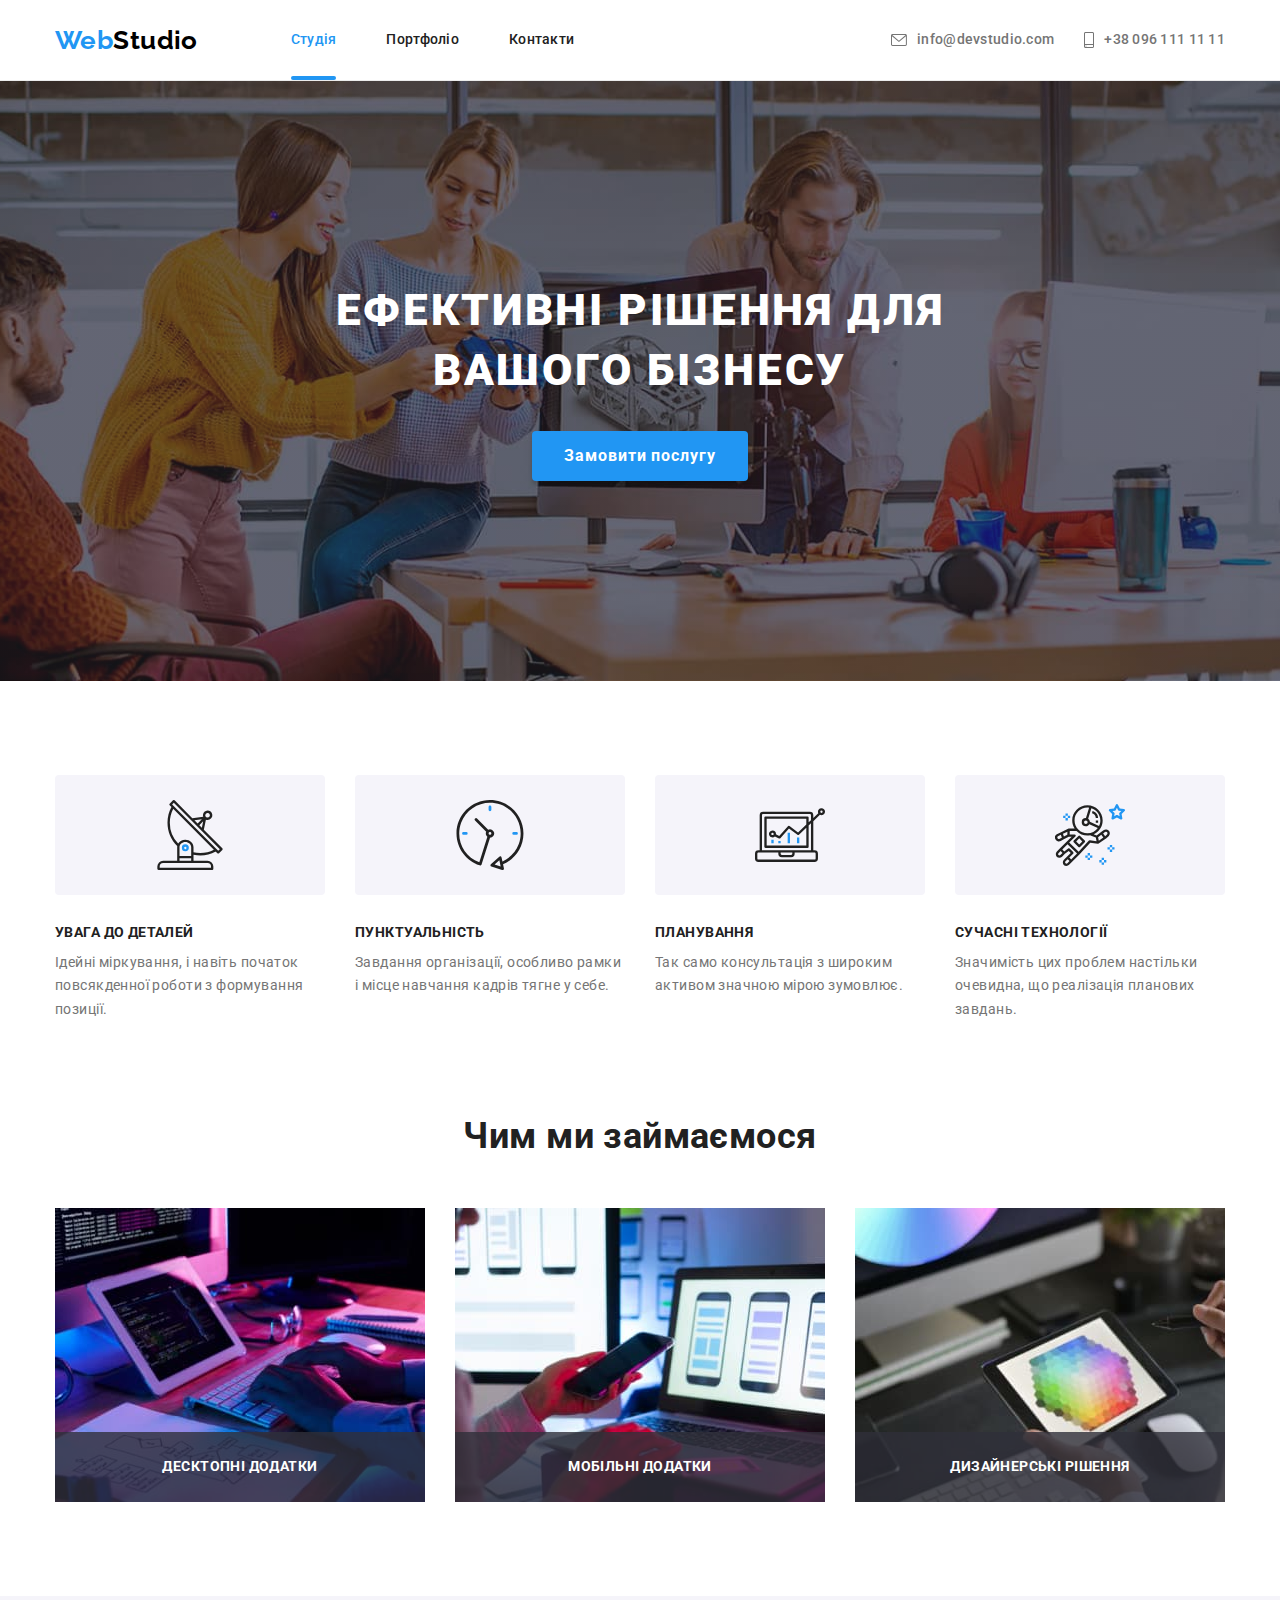
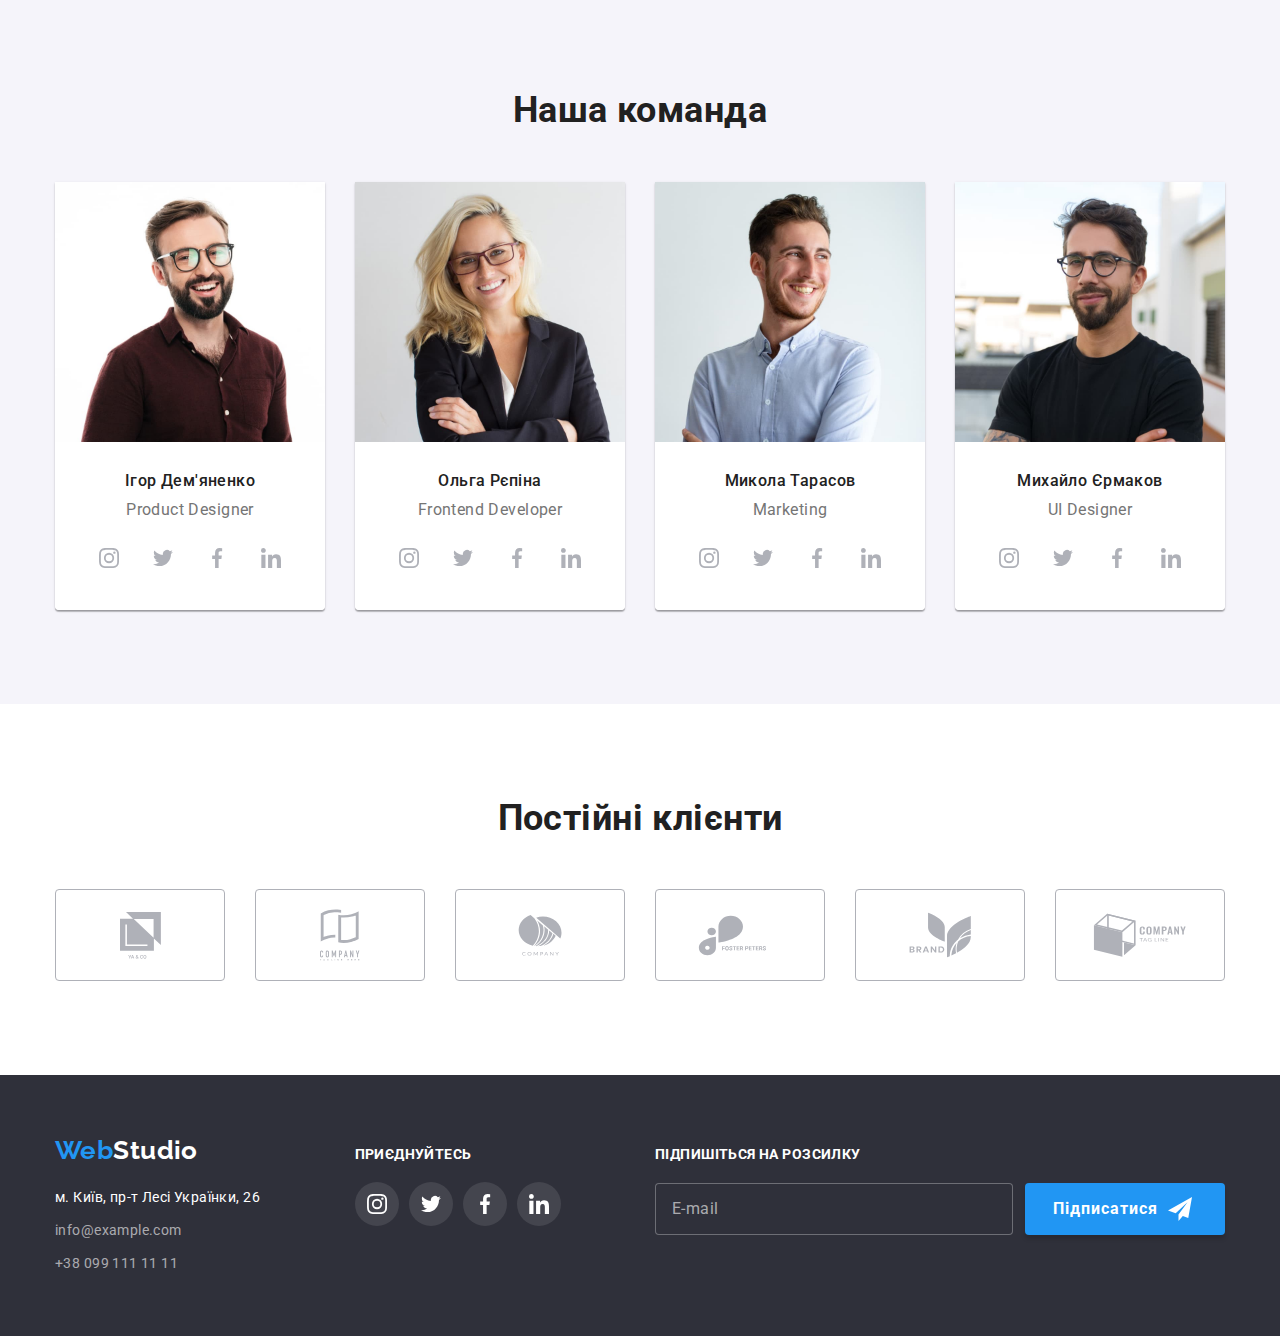
<file: index.html>
<!DOCTYPE html>
<html lang="uk">
  <head>
    <meta charset="UTF-8" />
    <meta http-equiv="X-UA-Compatible" content="IE=edge" />
    <meta name="viewport" content="width=device-width, initial-scale=1.0" />
    <title>Студия</title>
    <link rel="preconnect" href="https://fonts.googleapis.com" />
    <link rel="preconnect" href="https://fonts.gstatic.com" crossorigin />
    <link
      href="https://fonts.googleapis.com/css2?family=Raleway:wght@700&family=Roboto:wght@400;500;700;900&display=swap"
      rel="stylesheet"
    />
    <link
      rel="stylesheet"
      href="https://cdnjs.cloudflare.com/ajax/libs/modern-normalize/1.1.0/modern-normalize.min.css"
    />
    <link rel="stylesheet" href="./css/styles.css" />
  </head>
  <body>
    <!--Шапка сторінки-->
    <header class="header">
      <div class="container header-menu">
        <nav class="nav header-menu">
          <a href="./index.html" class="logo link"><span class="accent link">Web</span>Studio</a>

          <ul class="site-nav-list list">
            <li class="site-nav-item">
              <a href="./index.html" class="link-current link">Студія</a>
            </li>

            <li class="site-nav-item">
              <a class="site-nav-link link" href="./portfolio.html">Портфоліо</a>
            </li>

            <li class="site-nav-item"><a href="" class="site-nav-link link">Контакти</a></li>
          </ul>
        </nav>

        <!--Контакти-->

        <ul class="contacts list">
          <li class="contacts-item item">
            <a href="mailto:info@devstudio.com" class="link contacts-link"
              >info@devstudio.com
              <svg width="16" height="12" class="contacts-icon">
                <use href="./images/sprite.svg#icon-envelope"></use>
              </svg>
            </a>
          </li>

          <li class="contacts-item item">
            <a href="tel:+380961111111" class="link contacts-link"
              >+38 096 111 11 11
              <svg width="10" height="16" class="contacts-icon">
                <use href="./images/sprite.svg#icon-smartphone"></use>
              </svg>
            </a>
          </li>
        </ul>
      </div>
    </header>

    <!--Головний контент-->
    <main>
      <!--HERO-->
      <section class="section hero">
        <div class="container">
          <h1 class="hero-title">Ефективні рішення для вашого бізнесу</h1>
          <button type="button" class="primary-button button-studio" data-modal-open>
            Замовити послугу
          </button>
        </div>
      </section>

      <!--Переваги компании-->
      <section class="section features">
        <div class="container">
          <h2 class="section-title visually-hidden">Переваги компанії</h2>
          <!-- заголовок скрытый -->
          <ul class="features-list list">
            <li class="features-item">
              <div class="features-icon-box">
                <svg class="features-icon">
                  <use href="./images/sprite.svg#icon-antenna"></use>
                </svg>
              </div>
              <h3 class="features-subtitle">УВАГА ДО ДЕТАЛЕЙ</h3>
              <p class="features-text">
                Ідейні міркування, і навіть початок повсякденної роботи з формування позиції.
              </p>
            </li>
            <li class="features-item">
              <div class="features-icon-box">
                <svg class="features-icon">
                  <use href="./images/sprite.svg#icon-clock"></use>
                </svg>
              </div>
              <h3 class="features-subtitle">ПУНКТУАЛЬНІСТЬ</h3>
              <p class="features-text">
                Завдання організації, особливо рамки і місце навчання кадрів тягне у себе.
              </p>
            </li>
            <li class="features-item">
              <div class="features-icon-box">
                <svg class="features-icon">
                  <use href="./images/sprite.svg#icon-diagram"></use>
                </svg>
              </div>
              <h3 class="features-subtitle">ПЛАНУВАННЯ</h3>
              <p class="features-text">
                Так само консультація з широким активом значною мірою зумовлює.
              </p>
            </li>
            <li class="features-item">
              <div class="features-icon-box">
                <svg class="features-icon">
                  <use href="./images/sprite.svg#icon-astronaut"></use>
                </svg>
              </div>
              <h3 class="features-subtitle">СУЧАСНІ ТЕХНОЛОГІЇ</h3>
              <p class="features-text">
                Значимість цих проблем настільки очевидна, що реалізація планових завдань.
              </p>
            </li>
          </ul>
        </div>
      </section>
      <!--Чим ми займаємося-->
      <section class="section work">
        <div class="container">
          <h2 class="section-title">Чим ми займаємося</h2>
          <ul class="work-list list">
            <li class="work-item">
              <div class="work-thumb">
                <img
                  class="work-image"
                  src="./images/work/computer.jpg"
                  alt="Створення веб-сайту"
                  width="370"
                  height="294"
                />
                <p class="work-title">Десктопні додатки</p>
              </div>
            </li>
            <li class="work-item">
              <div class="work-thumb">
                <img
                  class="work-image"
                  src="./images/work/phone.jpg"
                  alt="Розробка мобільних додатків"
                  width="370"
                  height="294"
                />
                <p class="work-title">Мобільні додатки</p>
              </div>
            </li>
            <li class="work-item">
              <div class="work-thumb">
                <img
                  class="work-image"
                  src="./images/work/tablet.jpg"
                  alt="Дизайн та добірка кольору"
                  width="370"
                  height="294"
                />
                <p class="work-title">Дизайнерські рішення</p>
              </div>
            </li>
          </ul>
        </div>
      </section>
      <!--Наша команда-->
      <section class="section team">
        <div class="container">
          <h2 class="section-title">Наша команда</h2>
          <ul class="team-list list">
            <li class="team-item">
              <img src="./images/team/demianenko.jpg" alt="Член команди" width="270" height="260" />
              <div class="team-item-text-container">
                <h3 class="team-subtitle">Ігор Дем'яненко</h3>
                <p class="team-text" lang="en">Product Designer</p>
                <ul class="list team-social-network-list">
                  <li class="team-social-network-item">
                    <a class="team-link" href=""
                      ><svg class="team-icon" width="20" height="20">
                        <use href="./images/sprite.svg#icon-instagram"></use></svg
                    ></a>
                  </li>
                  <li class="team-social-network-item">
                    <a class="team-link" href=""
                      ><svg class="team-icon" width="20" height="20">
                        <use href="./images/sprite.svg#icon-twitter"></use></svg
                    ></a>
                  </li>
                  <li class="team-social-network-item">
                    <a class="team-link" href=""
                      ><svg class="team-icon" width="20" height="20">
                        <use href="./images/sprite.svg#icon-facebook"></use></svg
                    ></a>
                  </li>
                  <li class="team-social-network-item">
                    <a class="team-link" href=""
                      ><svg class="team-icon" width="20" height="20">
                        <use href="./images/sprite.svg#icon-linkedin"></use></svg
                    ></a>
                  </li>
                </ul>
              </div>
            </li>
            <li class="team-item">
              <img src="./images/team/repina.jpg" alt="Член команди" width="270" height="260" />
              <div class="team-item-text-container">
                <h3 class="team-subtitle">Ольга Рєпіна</h3>
                <p class="team-text" lang="en">Frontend Developer</p>
                <ul class="list team-social-network-list">
                  <li class="team-social-network-item">
                    <a class="team-link" href=""
                      ><svg class="team-icon" width="20" height="20">
                        <use href="./images/sprite.svg#icon-instagram"></use></svg
                    ></a>
                  </li>
                  <li class="team-social-network-item">
                    <a class="team-link" href=""
                      ><svg class="team-icon" width="20" height="20">
                        <use href="./images/sprite.svg#icon-twitter"></use></svg
                    ></a>
                  </li>
                  <li class="team-social-network-item">
                    <a class="team-link" href=""
                      ><svg class="team-icon" width="20" height="20">
                        <use href="./images/sprite.svg#icon-facebook"></use></svg
                    ></a>
                  </li>
                  <li class="team-social-network-item">
                    <a class="team-link" href=""
                      ><svg class="team-icon" width="20" height="20">
                        <use href="./images/sprite.svg#icon-linkedin"></use></svg
                    ></a>
                  </li>
                </ul>
              </div>
            </li>
            <li class="team-item">
              <img src="./images/team/tarasov.jpg" alt="Член команди" width="270" height="260" />
              <div class="team-item-text-container">
                <h3 class="team-subtitle">Микола Тарасов</h3>
                <p class="team-text" lang="en">Marketing</p>
                <ul class="list team-social-network-list">
                  <li class="team-social-network-item">
                    <a class="team-link" href=""
                      ><svg class="team-icon" width="20" height="20">
                        <use href="./images/sprite.svg#icon-instagram"></use></svg
                    ></a>
                  </li>
                  <li class="team-social-network-item">
                    <a class="team-link" href=""
                      ><svg class="team-icon" width="20" height="20">
                        <use href="./images/sprite.svg#icon-twitter"></use></svg
                    ></a>
                  </li>
                  <li class="team-social-network-item">
                    <a class="team-link" href=""
                      ><svg class="team-icon" width="20" height="20">
                        <use href="./images/sprite.svg#icon-facebook"></use></svg
                    ></a>
                  </li>
                  <li class="team-social-network-item">
                    <a class="team-link" href=""
                      ><svg class="team-icon" width="20" height="20">
                        <use href="./images/sprite.svg#icon-linkedin"></use></svg
                    ></a>
                  </li>
                </ul>
              </div>
            </li>
            <li class="team-item">
              <img src="./images/team/ermakov.jpg" alt="Член команди" width="270" height="260" />
              <div class="team-item-text-container">
                <h3 class="team-subtitle">Михайло Єрмаков</h3>
                <p class="team-text" lang="en">UI Designer</p>
                <ul class="list team-social-network-list">
                  <li class="team-social-network-item">
                    <a class="team-link" href=""
                      ><svg class="team-icon" width="20" height="20">
                        <use href="./images/sprite.svg#icon-instagram"></use></svg
                    ></a>
                  </li>
                  <li class="team-social-network-item">
                    <a class="team-link" href=""
                      ><svg class="team-icon" width="20" height="20">
                        <use href="./images/sprite.svg#icon-twitter"></use></svg
                    ></a>
                  </li>
                  <li class="team-social-network-item">
                    <a class="team-link" href=""
                      ><svg class="team-icon" width="20" height="20">
                        <use href="./images/sprite.svg#icon-facebook"></use></svg
                    ></a>
                  </li>
                  <li class="team-social-network-item">
                    <a class="team-link" href=""
                      ><svg class="team-icon" width="20" height="20">
                        <use href="./images/sprite.svg#icon-linkedin"></use></svg
                    ></a>
                  </li>
                </ul>
              </div>
            </li>
          </ul>
        </div>
      </section>
      <!-- Постійні клієнти -->
      <section class="section clients">
        <div class="container">
          <h2 class="section-title">Постійні клієнти</h2>
          <ul class="list clients-list">
            <li class="clients-item">
              <a href="" class="clients-link link">
                <svg class="clients-icon" width="41" height="47">
                  <use href="./images/sprite.svg#icon-company1"></use>
                </svg>
              </a>
            </li>
            <li class="clients-item">
              <a href="" class="clients-link link">
                <svg class="clients-icon" width="40" height="52">
                  <use href="./images/sprite.svg#icon-company2"></use>
                </svg>
              </a>
            </li>
            <li class="clients-item">
              <a href="" class="clients-link link">
                <svg class="clients-icon" width="44" height="42">
                  <use href="./images/sprite.svg#icon-company3"></use>
                </svg>
              </a>
            </li>
            <li class="clients-item">
              <a href="" class="clients-link link">
                <svg class="clients-icon" width="85" height="41">
                  <use href="./images/sprite.svg#icon-company4"></use>
                </svg>
              </a>
            </li>
            <li class="clients-item">
              <a href="" class="clients-link link">
                <svg class="clients-icon" width="63" height="46">
                  <use href="./images/sprite.svg#icon-company5"></use>
                </svg>
              </a>
            </li>
            <li class="clients-item">
              <a href="" class="clients-link link">
                <svg class="clients-icon" width="94" height="44">
                  <use href="./images/sprite.svg#icon-company6"></use>
                </svg>
              </a>
            </li>
          </ul>
        </div>
      </section>
    </main>
    <!--Футер-->
    <footer class="footer">
      <div class="container footer-container">
        <!-- Адреса та контакти -->
        <div class="footer-address">
          <a href="./index.html" class="logo link"><span class="accent">Web</span>Studio</a>
          <address class="address">
            <ul class="address-list list">
              <li class="address-item">
                <a
                  class="address-link link"
                  href="https://goo.gl/maps/hUE8pbDkT49WUw5bA"
                  target="_blank"
                  rel="noopener noreferrer"
                  >м. Київ, пр-т Лесі Українки, 26</a
                >
              </li>
              <li class="address-item">
                <a class="mail-link link" href="mailto:info@example.com">info@example.com</a>
              </li>
              <li class="address-item">
                <a class="tel-link link" href="tel:+380991111111">+38 099 111 11 11</a>
              </li>
            </ul>
          </address>
        </div>

        <!-- Соцмережі -->
        <div class="footer-social-network">
          <p class="footer-social-network-title">приєднуйтесь</p>
          <ul class="list footer-social-network-list">
            <li class="footer-social-network-item">
              <a class="footer-network-link link" href="">
                <svg class="footer-network-icon" width="20" height="20">
                  <use href="./images/sprite.svg#icon-instagram"></use>
                </svg>
              </a>
            </li>
            <li class="footer-social-network-item">
              <a class="footer-network-link link" href="">
                <svg class="footer-network-icon" width="20" height="20">
                  <use href="./images/sprite.svg#icon-twitter"></use>
                </svg>
              </a>
            </li>
            <li class="footer-social-network-item">
              <a class="footer-network-link link" href="">
                <svg class="footer-network-icon" width="20" height="20">
                  <use href="./images/sprite.svg#icon-facebook"></use>
                </svg>
              </a>
            </li>
            <li class="footer-social-network-item">
              <a class="footer-network-link link" href="">
                <svg class="footer-network-icon" width="20" height="20">
                  <use href="./images/sprite.svg#icon-linkedin"></use>
                </svg>
              </a>
            </li>
          </ul>
        </div>

        <!-- Розсилка -->
        <div class="footer-mailing">
          <p class="mailing-title">Підпишіться на розсилку</p>
          <form class="footer-form">
            <input type="email" name="mail" class="mailing-input" placeholder="E-mail" required />
            <button class="footer-mailing-button button-studio" type="submit">
              Підписатися
              <svg class="footer-button-icon" width="24" height="24">
                <use href="./images/sprite.svg#icon-letter"></use>
              </svg>
            </button>
          </form>
        </div>
      </div>
    </footer>
    <!-- Модальне вікно -->
    <div class="backdrop is-hidden" data-modal>
      <div class="modal">
        <button class="close-modal" data-modal-close>
          <svg class="close-modal-icon" width="18" height="18">
            <use href="./images/sprite.svg#icon-close"></use>
          </svg>
        </button>

        <!-- Форма -->
        <form class="modal-form">
          <p class="modal-form-title">Залиште свої дані, ми вам передзвонимо</p>
          <label class="modal-form-field">
            <span class="modal-form-desc">Ім'я</span>
            <span class="modal-form-input-wrapper">
              <input
                name="user-name"
                type="text"
                class="modal-form-input"
                required
                pattern="[a-zA-Zа-яА-Я]+"
                minlength="2"
                title="Тільки букви"
              />
              <svg class="modal-form-input-icon" width="18" height="18">
                <use href="./images/sprite.svg#icon-modal-person"></use>
              </svg>
            </span>
          </label>
          <label class="modal-form-field">
            <span class="modal-form-desc">Телефон</span>
            <span class="modal-form-input-wrapper">
              <input
                name="user-tel"
                type="tel"
                class="modal-form-input"
                required
                pattern="[0-9]{3}-[0-9]{3}-[0-9]{2}-[0-9]{2}"
                title="xxx-xxx-xx-xx"
              />
              <svg class="modal-form-input-icon" width="18" height="18">
                <use href="./images/sprite.svg#icon-modal-phone"></use>
              </svg>
            </span>
          </label>
          <label class="modal-form-field">
            <span class="modal-form-desc">Пошта</span>
            <span class="modal-form-input-wrapper">
              <input name="user-mail" type="email" class="modal-form-input" />
              <svg class="modal-form-input-icon" width="18" height="18">
                <use href="./images/sprite.svg#icon-modal-email"></use>
              </svg>
            </span>
          </label>
          <label class="modal-form-field modal-form-field-comment">
            <span class="modal-form-desc">Коментар</span>
            <textarea
              class="modal-form-comment"
              name="user-comment"
              placeholder="Введіть текст"
            ></textarea>
          </label>
          <input
            id="user-policy"
            name="user-policy"
            type="checkbox"
            class="modal-form-check visually-hidden"
          />
          <label for="user-policy" class="modal-form-check-desc">
            Погоджуюся з розсилкою та приймаю&nbsp;
            <a href="" class="user-policy-link link">Умови договору</a>
          </label>
          <button class="modal-form-button button-studio" type="submit">Відправити</button>
        </form>
      </div>
    </div>
    <script src="./js/modal.js"></script>
  </body>
</html>
</file>
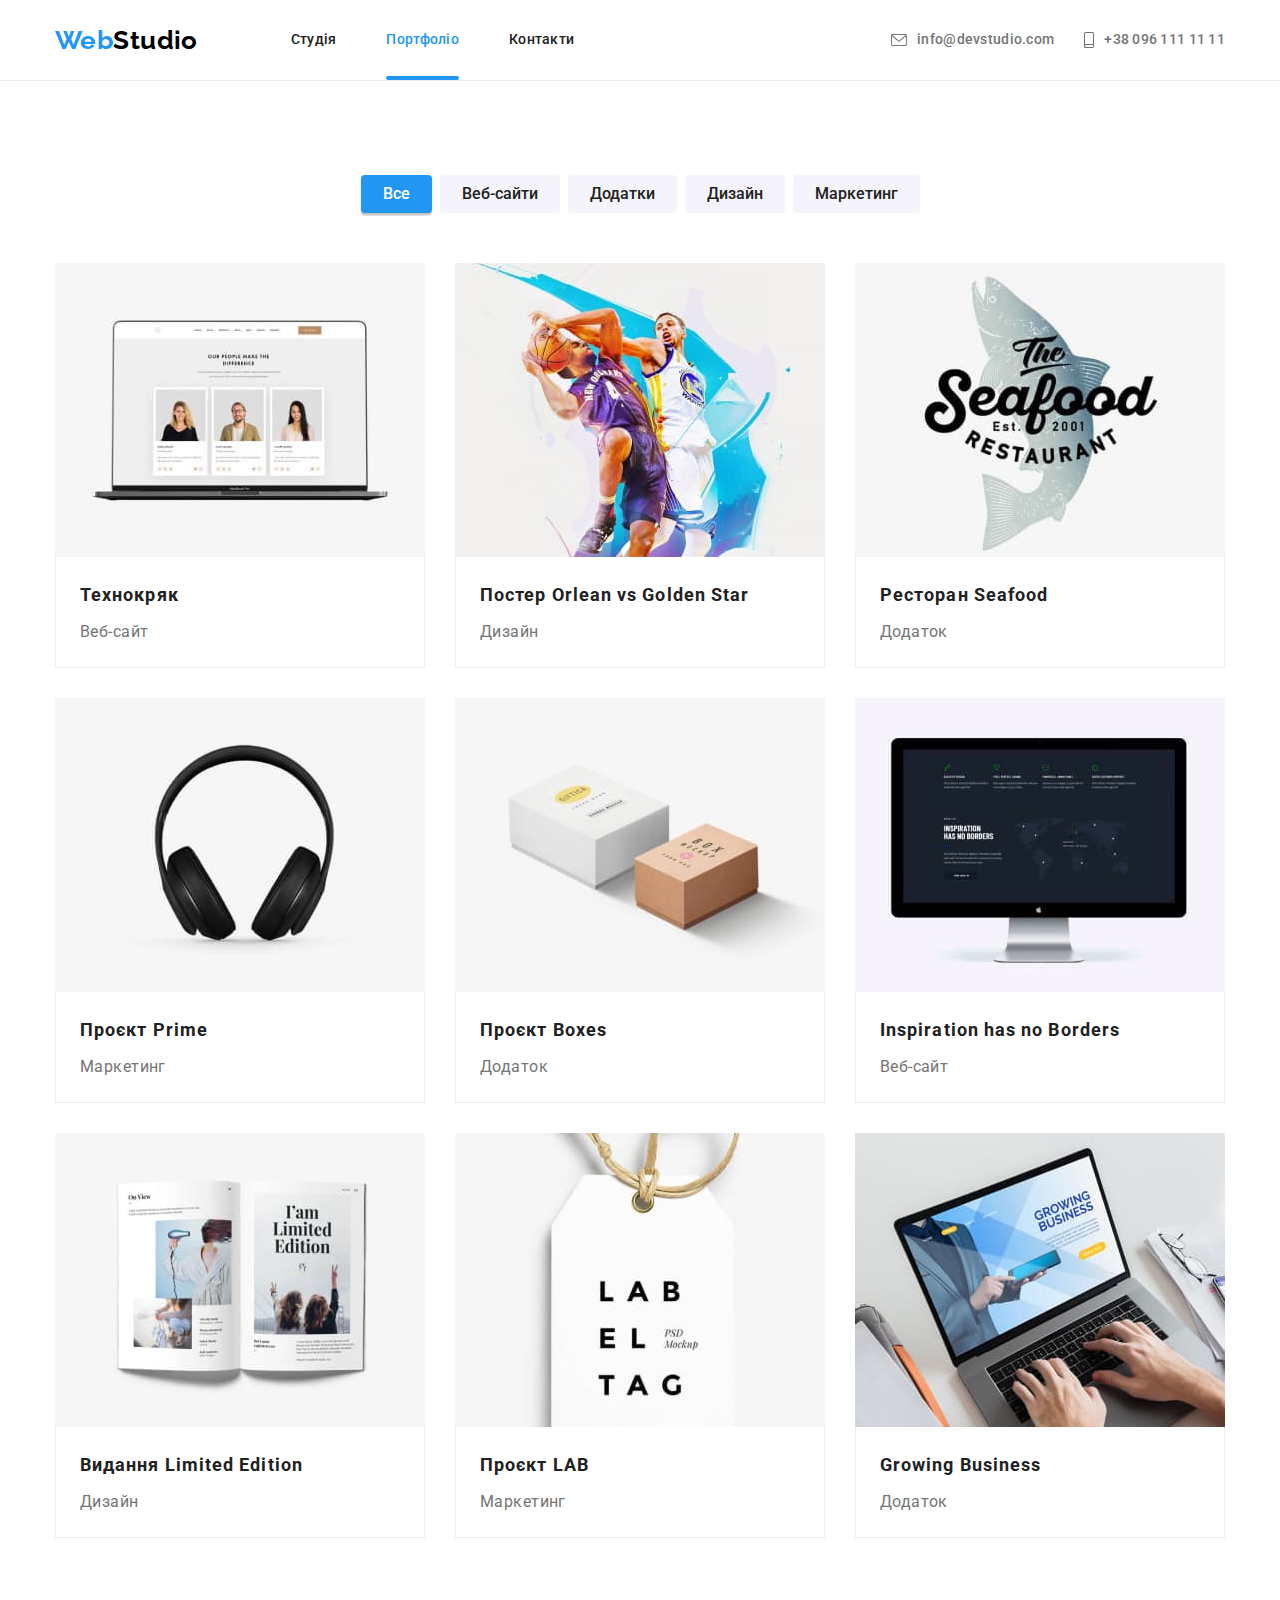
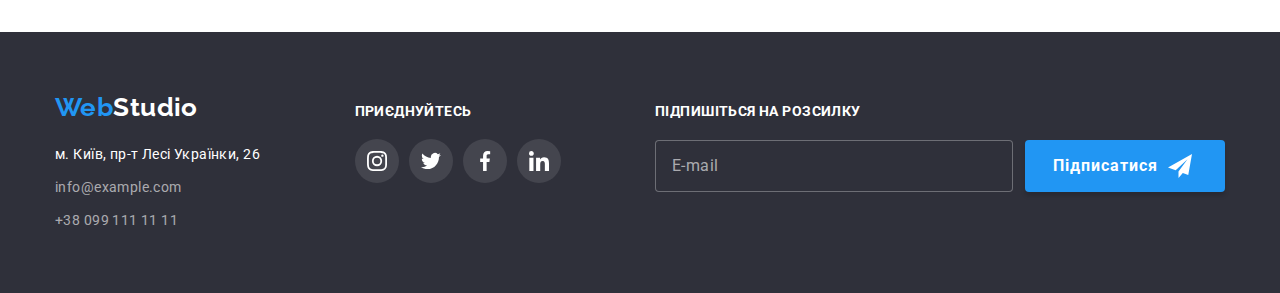
<file: portfolio.html>
<!DOCTYPE html>
<html lang="ru">
  <head>
    <meta charset="UTF-8" />
    <meta http-equiv="X-UA-Compatible" content="IE=edge" />
    <meta name="viewport" content="width=device-width, initial-scale=1.0" />
    <title>Портфолио</title>
    <link rel="preconnect" href="https://fonts.googleapis.com" />
    <link rel="preconnect" href="https://fonts.gstatic.com" crossorigin />
    <link
      href="https://fonts.googleapis.com/css2?family=Raleway:wght@700&family=Roboto:wght@400;500;700;900&display=swap"
      rel="stylesheet"
    />
    <link
      rel="stylesheet"
      href="https://cdnjs.cloudflare.com/ajax/libs/modern-normalize/1.1.0/modern-normalize.min.css"
    />
    <link rel="stylesheet" href="./css/styles.css" />
  </head>

  <body>
    <!--Шапка сторінки-->
    <header class="header">
      <div class="container header-menu">
        <nav class="nav header-menu">
          <a href="./index.html" class="logo link"><span class="accent">Web</span>Studio</a>

          <ul class="site-nav-list list">
            <li class="site-nav-item">
              <a href="./index.html" class="site-nav-link link">Студія</a>
            </li>

            <li class="site-nav-item">
              <a href="./portfolio.html" class="link-current link">Портфоліо</a>
            </li>

            <li class="site-nav-item"><a href="" class="site-nav-link link">Контакти</a></li>
          </ul>
        </nav>

        <!-- Контакти -->

        <ul class="contacts list">
          <li class="contacts-item item">
            <a href="mailto:info@devstudio.com" class="link contacts-link"
              >info@devstudio.com
              <svg width="16" height="12" class="contacts-icon">
                <use href="./images/sprite.svg#icon-envelope"></use>
              </svg>
            </a>
          </li>

          <li class="contacts-item item">
            <a href="tel:+380961111111" class="link contacts-link"
              >+38 096 111 11 11
              <svg width="10" height="16" class="contacts-icon">
                <use href="./images/sprite.svg#icon-smartphone"></use>
              </svg>
            </a>
          </li>
        </ul>
      </div>
    </header>

    <!--Головний контент сторінки-->
    <main>
      <section class="section projects">
        <div class="container">
          <h1 class="projects-title visually-hidden">Портфоліо</h1>
          <!-- заголовок приховано-->

          <!--Фільтр-->
          <ul class="filter list">
            <li class="filter-item">
              <button type="button" class="filter-button active">Все</button>
            </li>
            <li class="filter-item">
              <button type="button" class="filter-button">Веб-сайти</button>
            </li>
            <li class="filter-item">
              <button type="button" class="filter-button">Додатки</button>
            </li>
            <li class="filter-item">
              <button type="button" class="filter-button">Дизайн</button>
            </li>
            <li class="filter-item">
              <button type="button" class="filter-button">Маркетинг</button>
            </li>
          </ul>

          <!--Список проджектів-->
          <ul class="projects-list list">
            <li class="projects-item">
              <a class="projects-link link" href="">
                <div class="projects-thumb">
                  <img
                    src="./images/projects/project1.jpg"
                    alt="Веб-сайт на екрані"
                    width="370"
                    height="294"
                  />
                  <p class="projects-desc">
                    Ресурс пропонує комплексні пропозиції з різним рівнем функціоналу та сервісів.
                    Все це дозволить відвідувачу отримати вичерпні відомості про компанію чи
                    приватну особу.
                  </p>
                </div>
                <div class="projects-item-text-container">
                  <h2 class="projects-subtitle">Технокряк</h2>
                  <p class="projects-text">Веб-сайт</p>
                </div>
              </a>
            </li>
            <li class="projects-item">
              <a class="projects-link link" href="">
                <div class="projects-thumb">
                  <img src="./images/projects/project2.jpg" alt="Постер" width="370" height="294" />
                  <p class="projects-desc">
                    Ресурс пропонує комплексні пропозиції з різним рівнем функціоналу та сервісів.
                    Все це дозволить відвідувачу отримати вичерпні відомості про компанію чи
                    приватну особу.
                  </p>
                </div>
                <div class="projects-item-text-container">
                  <h2 class="projects-subtitle">
                    Постер <span lang="en">Orlean vs Golden Star</span>
                  </h2>
                  <p class="projects-text">Дизайн</p>
                </div>
              </a>
            </li>
            <li class="projects-item">
              <a class="projects-link link" href="">
                <div class="projects-thumb">
                  <img
                    src="./images/projects/project3.jpg"
                    alt="Логотип ресторана"
                    width="370"
                    height="294"
                  />
                  <p class="projects-desc">
                    Ресурс пропонує комплексні пропозиції з різним рівнем функціоналу та сервісів.
                    Все це дозволить відвідувачу отримати вичерпні відомості про компанію чи
                    приватну особу.
                  </p>
                </div>
                <div class="projects-item-text-container">
                  <h2 class="projects-subtitle">Ресторан <span lang="en">Seafood</span></h2>
                  <p class="projects-text">Додаток</p>
                </div>
              </a>
            </li>
            <li class="projects-item">
              <a class="projects-link link" href="">
                <div class="projects-thumb">
                  <img
                    src="./images/projects/project4.jpg"
                    alt="Навушники"
                    width="370"
                    height="294"
                  />
                  <p class="projects-desc">
                    Ресурс пропонує комплексні пропозиції з різним рівнем функціоналу та сервісів.
                    Все це дозволить відвідувачу отримати вичерпні відомості про компанію чи
                    приватну особу.
                  </p>
                </div>
                <div class="projects-item-text-container">
                  <h2 class="projects-subtitle">Проєкт <span lang="en">Prime</span></h2>
                  <p class="projects-text">Маркетинг</p>
                </div>
              </a>
            </li>
            <li class="projects-item">
              <a class="projects-link link" href="">
                <div class="projects-thumb">
                  <img
                    src="./images/projects/project5.jpg"
                    alt="Дві коробки"
                    width="370"
                    height="294"
                  />
                  <p class="projects-desc">
                    Ресурс пропонує комплексні пропозиції з різним рівнем функціоналу та сервісів.
                    Все це дозволить відвідувачу отримати вичерпні відомості про компанію чи
                    приватну особу.
                  </p>
                </div>
                <div class="projects-item-text-container">
                  <h2 class="projects-subtitle">Проєкт <span lang="en">Boxes</span></h2>
                  <p class="projects-text">Додаток</p>
                </div>
              </a>
            </li>
            <li class="projects-item">
              <a class="projects-link link" href="">
                <div class="projects-thumb">
                  <img
                    src="./images/projects/project6.jpg"
                    alt="Монітор"
                    width="370"
                    height="294"
                  />
                  <p class="projects-desc">
                    Ресурс пропонує комплексні пропозиції з різним рівнем функціоналу та сервісів.
                    Все це дозволить відвідувачу отримати вичерпні відомості про компанію чи
                    приватну особу.
                  </p>
                </div>
                <div class="projects-item-text-container">
                  <h2 class="projects-subtitle" lang="en">Inspiration has no Borders</h2>
                  <p class="projects-text">Веб-сайт</p>
                </div>
              </a>
            </li>
            <li class="projects-item">
              <a class="projects-link link" href="">
                <div class="projects-thumb">
                  <img src="./images/projects/project7.jpg" alt="Журнал" width="370" height="294" />
                  <p class="projects-desc">
                    Ресурс пропонує комплексні пропозиції з різним рівнем функціоналу та сервісів.
                    Все це дозволить відвідувачу отримати вичерпні відомості про компанію чи
                    приватну особу.
                  </p>
                </div>
                <div class="projects-item-text-container">
                  <h2 class="projects-subtitle">Видання <span lang="en">Limited Edition</span></h2>
                  <p class="projects-text">Дизайн</p>
                </div>
              </a>
            </li>
            <li class="projects-item">
              <a class="projects-link link" href="">
                <div class="projects-thumb">
                  <img
                    src="./images/projects/project8.jpg"
                    alt="Ярлик с написами"
                    width="370"
                    height="294"
                  />
                  <p class="projects-desc">
                    Ресурс пропонує комплексні пропозиції з різним рівнем функціоналу та сервісів.
                    Все це дозволить відвідувачу отримати вичерпні відомості про компанію чи
                    приватну особу.
                  </p>
                </div>
                <div class="projects-item-text-container">
                  <h2 class="projects-subtitle">Проєкт <span lang="en">LAB</span></h2>
                  <p class="projects-text">Маркетинг</p>
                </div>
              </a>
            </li>
            <li class="projects-item">
              <a class="projects-link link" href="">
                <div class="projects-thumb">
                  <img
                    src="./images/projects/project9.jpg"
                    alt="Ноутбук"
                    width="370"
                    height="294"
                  />
                  <p class="projects-desc">
                    Ресурс пропонує комплексні пропозиції з різним рівнем функціоналу та сервісів.
                    Все це дозволить відвідувачу отримати вичерпні відомості про компанію чи
                    приватну особу.
                  </p>
                </div>
                <div class="projects-item-text-container">
                  <h2 class="projects-subtitle" lang="en">Growing Business</h2>
                  <p class="projects-text">Додаток</p>
                </div>
              </a>
            </li>
          </ul>
        </div>
      </section>
    </main>

    <!--Футер-->
    <footer class="footer">
      <div class="container footer-container">
        <!-- Адреса та контакти -->
        <div class="footer-address">
          <a href="./index.html" class="logo link"><span class="accent">Web</span>Studio</a>
          <address class="address">
            <ul class="address-list list">
              <li class="address-item">
                <a
                  class="address-link link"
                  href="https://goo.gl/maps/hUE8pbDkT49WUw5bA"
                  target="_blank"
                  rel="noopener noreferrer"
                  >м. Київ, пр-т Лесі Українки, 26</a
                >
              </li>
              <li class="address-item">
                <a class="mail-link link" href="mailto:info@example.com">info@example.com</a>
              </li>
              <li class="address-item">
                <a class="tel-link link" href="tel:+380991111111">+38 099 111 11 11</a>
              </li>
            </ul>
          </address>
        </div>
        <!-- Соцмережі -->
        <div class="footer-social-network">
          <b class="footer-social-network-title">приєднуйтесь</b>
          <ul class="list footer-social-network-list">
            <li class="footer-social-network-item">
              <a class="footer-network-link link" href="">
                <svg class="footer-network-icon" width="20" height="20">
                  <use href="./images/sprite.svg#icon-instagram"></use>
                </svg>
              </a>
            </li>
            <li class="footer-social-network-item">
              <a class="footer-network-link link" href="">
                <svg class="footer-network-icon" width="20" height="20">
                  <use href="./images/sprite.svg#icon-twitter"></use>
                </svg>
              </a>
            </li>
            <li class="footer-social-network-item">
              <a class="footer-network-link link" href="">
                <svg class="footer-network-icon" width="20" height="20">
                  <use href="./images/sprite.svg#icon-facebook"></use>
                </svg>
              </a>
            </li>
            <li class="footer-social-network-item">
              <a class="footer-network-link link" href="">
                <svg class="footer-network-icon" width="20" height="20">
                  <use href="./images/sprite.svg#icon-linkedin"></use>
                </svg>
              </a>
            </li>
          </ul>
        </div>
        <!-- Розсилка -->
        <div class="footer-mailing">
          <p class="mailing-title">Підпишіться на розсилку</p>
          <form class="footer-form">
            <input type="email" name="mail" class="mailing-input" placeholder="E-mail" required />
            <button class="footer-mailing-button button-studio" type="submit">
              Підписатися
              <svg class="footer-button-icon" width="24" height="24">
                <use href="./images/sprite.svg#icon-letter"></use>
              </svg>
            </button>
          </form>
        </div>
      </div>
    </footer>
  </body>
</html>
</file>
<file: css/styles.css>
:root {
  --primary-text-color: #212121;
  --accent-color: #2196f3;
  --text-color: #757575;
  --primary-white-color: #ffffff;
  --secondary-text-color: rgba(255, 255, 255, 0.6);
  --back-color: #2f303a;
  --secondary-back-color: #f5f4fa;
  --icon-color: #afb1b8;

  --timing-function: cubic-bezier(0.4, 0, 0.2, 1);
  --transition-duration: 250ms;
}

body {
  background-color: var(--primary-white-color);
  color: var(--primary-text-color);
  font-family: 'Roboto', sans-serif;
  letter-spacing: 0.03em;
  font-size: 14px;
}

/* КОНТЕЙНЕРИ ТА ЗАГАЛЬНЕ СКИДАННЯ ГЕОМЕТРІЇ*/
.container {
  width: 1200px;
  padding-left: 15px;
  padding-right: 15px;
  margin-left: auto;
  margin-right: auto;
}

.section {
  padding: 94px 0;
  margin-top: 0;
  margin-bottom: 0;
}

img {
  display: block;
  max-width: 100%;
  height: auto;
}

p,
h1,
h2,
h3 {
  margin-top: 0;
  margin-bottom: 0;
}

/* Марковані списки та лінки */
.list {
  list-style-type: none;
  padding: 0;
  margin: 0;
}
.link {
  text-decoration: none;
}

/* Прихований заголовок */

.visually-hidden {
  position: absolute;
  width: 1px;
  height: 1px;
  margin: -1px;
  border: 0;
  padding: 0;
  white-space: nowrap;
  clip-path: inset(100%);
  clip: rect(0 0 0 0);
  overflow: hidden;
}

/* Стилі для кнопки */
.button-studio {
  border-radius: 4px;
  padding: 10px 32px;
  min-width: 200px;
  box-shadow: 0px 4px 4px rgba(0, 0, 0, 0.15);

  color: var(--primary-white-color);
  background-color: var(--accent-color);
  border: none;

  font-weight: 700;
  font-size: 16px;
  line-height: 1.87;
  letter-spacing: 0.06em;
  cursor: pointer;

  transition: background-color var(--transition-duration) var(--timing-function);
}

.button-studio:hover,
.button-studio:focus {
  background-color: #188ce8;
}

/* ==============Header============== */
.header-menu {
  display: flex;
  align-items: center;
}

.header {
  border-bottom: 1px solid #ececec;
}

/* Logo */
.logo {
  color: #000000;
}

.accent {
  color: var(--accent-color);
}

.logo,
.accent {
  font-family: 'Raleway', sans-serif;
  font-weight: 700;
  font-size: 26px;
  line-height: 1.19;
}

/* Site nav */

.site-nav-list {
  display: flex;
  margin-left: 93px;
}

.site-nav-item .link {
  position: relative;

  display: block;
  padding-top: 32px;
  padding-bottom: 32px;

  color: inherit;
  font-weight: 500;
  line-height: 1.14;
  letter-spacing: 0.02em;

  transition: color var(--transition-duration) var(--timing-function);
}

.site-nav-item:not(:last-child) {
  margin-right: 50px;
}

.site-nav-link::after {
  content: '';

  position: absolute;
  bottom: 0;

  display: block;
  width: 100%;
  height: 4px;
  border-radius: 2px;
  background-color: var(--accent-color);

  transition: transform var(--transition-duration) var(--timing-function);
  transform: scaleX(0);
}

.site-nav-link:hover::after,
.site-nav-link:focus::after {
  transform: scaleX(1);
}

.site-nav-item a:hover,
.site-nav-item a:focus {
  color: var(--accent-color);
}

.site-nav-item .link-current {
  position: relative;
  color: var(--accent-color);
}

.link-current::after {
  content: '';

  position: absolute;
  left: 0;
  bottom: 0;

  display: block;
  width: 100%;
  height: 4px;
  border-radius: 2px;
  background-color: var(--accent-color);
}

/* Contacts */

.contacts {
  display: flex;
  margin-left: auto;
}

.contacts .item + .item {
  margin-left: 30px;
}

.contacts-link {
  display: flex;
  padding-top: 32px;
  padding-bottom: 32px;
  align-items: center;

  color: var(--text-color);
  font-weight: 500;
  line-height: 1.14;
  letter-spacing: 0.02em;

  transition: color var(--transition-duration) var(--timing-function);
}

.contacts-link:hover,
.contacts-link:focus {
  color: var(--accent-color);
}

.contacts-icon {
  margin-right: 10px;
  order: -1;
  fill: currentColor;
}

/* СТИЛІ ДЛЯ СТУДІЇ */

.section-title {
  margin-bottom: 50px;
  font-size: 36px;
  line-height: 1.16;
  text-align: center;
}

/* ==============Hero============== */
.hero {
  text-align: center;
  padding: 200px 0;
  max-width: 1600px;
  margin-left: auto;
  margin-right: auto;
  background-image: linear-gradient(to right, rgba(47, 48, 58, 0.4), rgba(47, 48, 58, 0.4)),
    url(../images/hero.jpg);
  background-size: cover;
  background-repeat: no-repeat;
  background-position: center;

  background-color: var(--back-color);
}

.hero-title {
  margin-bottom: 30px;
  width: 696px;
  margin-left: auto;
  margin-right: auto;

  color: var(--primary-white-color);
  font-weight: 900;
  font-size: 44px;
  line-height: 1.36;
  letter-spacing: 0.06em;
  text-transform: uppercase;
}

/* ==============Features============== */

.features-list {
  display: flex;
}

.features-item {
  width: 270px;
}

.features-item:not(:last-child) {
  margin-right: 30px;
}

.features-subtitle {
  margin-bottom: 10px;

  line-height: 1.14;
  text-transform: uppercase;
  font-size: inherit;
}

.features-text {
  color: var(--text-color);
  line-height: 1.71;
}

.features-icon-box {
  height: 120px;
  background-color: var(--secondary-back-color);
  margin-bottom: 30px;
  border-radius: 4px;
  display: flex;
  align-items: center;
  justify-content: center;
}

.features-icon {
  width: 70px;
  height: 70px;
}

/* ==============Work============== */

.work {
  padding-top: 0;
}

.work-list {
  display: flex;
}

.work-item:not(:last-child) {
  margin-right: 30px;
}

.work-thumb {
  position: relative;
}

.work-title {
  position: absolute;
  display: flex;
  bottom: 0;
  left: 0;
  justify-content: center;
  align-items: center;

  width: 100%;
  height: 70px;

  font-weight: 700;
  font-size: 14px;
  line-height: 1.14;
  text-transform: uppercase;
  color: var(--primary-white-color);
  background-color: rgba(47, 48, 58, 0.8);
}

/* ==============Team============== */

.team {
  background-color: var(--secondary-back-color);
}

.team-list {
  display: flex;
}

.team-item {
  box-shadow: 0px 1px 3px rgba(0, 0, 0, 0.12), 0px 1px 1px rgba(0, 0, 0, 0.14),
    0px 2px 1px rgba(0, 0, 0, 0.2);
  border-radius: 0px 0px 4px 4px;
  overflow: hidden;
}

.team-item:not(:last-child) {
  margin-right: 30px;
}

.team-item-text-container {
  padding-top: 30px;
  padding-bottom: 30px;

  background-color: var(--primary-white-color);
  text-align: center;
}

.team-subtitle {
  margin-bottom: 10px;

  font-weight: 500;
  font-size: 16px;
  line-height: 1.18;
}

.team-text {
  color: var(--text-color);
  font-size: 16px;
  margin-bottom: 16px;
  line-height: 1.18;
}

/* Список соціальних мереж у Команді */

.team-social-network-list {
  display: flex;
  justify-content: center;
}

.team-social-network-item:not(:last-child) {
  margin-right: 10px;
}

.team-social-network-item {
  width: 44px;
  height: 44px;
}

.team-link {
  display: flex;
  width: 100%;
  height: 100%;
  justify-content: center;
  align-items: center;
  border-radius: 100%;
  color: var(--icon-color);

  transition: background-color var(--transition-duration) var(--timing-function),
    color var(--transition-duration) var(--timing-function);
}

.team-link:hover,
.team-link:focus {
  background-color: var(--accent-color);
  color: var(--primary-white-color);
}

.team-icon {
  fill: currentColor;
}

/*==============Clients============== */
.clients-list {
  display: flex;
}

.clients-item:not(:last-child) {
  margin-right: 30px;
}

.clients-item {
  width: 170px;
  height: 92px;
}

.clients-link {
  display: flex;
  justify-content: center;
  align-items: center;
  width: 100%;
  height: 100%;

  border: 1px solid var(--icon-color);
  border-radius: 4px;

  color: var(--icon-color);

  transition: color var(--transition-duration) var(--timing-function),
    border var(--transition-duration) var(--timing-function);
}

.clients-link:hover,
.clients-link:focus {
  color: var(--accent-color);
  border: 1px solid var(--accent-color);
}

.clients-icon {
  fill: currentColor;
}

/* СТИЛІ ДЛЯ ПОРТФОЛІО*/

/* Filter */

.filter {
  display: flex;
  justify-content: center;
  margin-bottom: 50px;
}

.filter-item:not(:last-child) {
  margin-right: 8px;
}

.filter-button {
  border-radius: 4px;
  padding: 6px 22px;

  color: inherit;
  background-color: #f5f4fa;
  border: none;
  font-weight: 500;
  font-size: 16px;
  line-height: 1.62;
  text-align: center;
  cursor: pointer;

  transition: color var(--transition-duration) var(--timing-function),
    background-color var(--transition-duration) var(--timing-function),
    box-shadow var(--transition-duration) var(--timing-function);
}

.filter-button:hover,
.filter-button:focus {
  color: var(--primary-white-color);
  background-color: var(--accent-color);
  box-shadow: 0px 3px 1px rgba(0, 0, 0, 0.1), 0px 1px 2px rgba(0, 0, 0, 0.08),
    0px 2px 2px rgba(0, 0, 0, 0.12);
}

.filter .active {
  color: var(--primary-white-color);
  background-color: var(--accent-color);
  box-shadow: 0px 3px 1px rgba(0, 0, 0, 0.1), 0px 1px 2px rgba(0, 0, 0, 0.08),
    0px 2px 2px rgba(0, 0, 0, 0.12);
}

/* Projects */

.projects-list {
  display: flex;
  flex-wrap: wrap;
  gap: 30px;
}

.projects-item {
  width: 370px;
  flex-basis: calc((100% - 60px) / 3);
}

.projects-link {
  display: block;
  transition: box-shadow var(--transition-duration) var(--timing-function);
}

.projects-thumb {
  position: relative;
  overflow: hidden;
}

.projects-desc {
  position: absolute;
  top: 0;
  left: 0;
  transform: translateY(100%);
  padding: 63px 24px;

  font-weight: 400;
  font-size: 18px;
  line-height: 1.56;
  letter-spacing: 0.03em;
  color: var(--primary-white-color);

  width: 100%;
  height: 100%;
  background-color: rgba(33, 150, 243, 0.9);
  transition: transform var(--transition-duration) var(--timing-function);
}

.projects-link:hover,
.projects-link:focus {
  box-shadow: 0px 1px 1px rgba(0, 0, 0, 0.12), 0px 4px 4px rgba(0, 0, 0, 0.06),
    1px 4px 6px rgba(0, 0, 0, 0.16);
}

.projects-link:hover .projects-desc,
.projects-link:focus .projects-desc {
  transform: translateY(0);
}

.projects-item-text-container {
  border-bottom: 1px solid #eeeeee;
  border-right: 1px solid #eeeeee;
  border-left: 1px solid #eeeeee;
  padding: 20px 24px;
}

.projects-subtitle {
  display: inline-block;
  margin-bottom: 4px;

  font-size: 18px;
  line-height: 2;
  letter-spacing: 0.06em;
  color: var(--primary-text-color);
}
.projects-text {
  color: var(--text-color);
  font-size: 16px;
  line-height: 1.88;
}

/* ==============Footer============== */

.footer {
  padding-top: 60px;
  padding-bottom: 60px;
  background-color: var(--back-color);
}

.footer .logo {
  display: inline-block;
  margin-bottom: 20px;
  color: var(--primary-white-color);
}

.address-item {
  list-style-type: none;
}

.address-item:not(:last-child) {
  margin-bottom: 9px;
}

.address-list a {
  font-style: normal;
  line-height: 1.71;
}

.address-link {
  color: var(--primary-white-color);
}

.tel-link,
.mail-link {
  color: var(--secondary-text-color);
  transition: color var(--transition-duration) var(--timing-function);
}

.tel-link:hover,
.tel-link:focus {
  color: var(--accent-color);
}

.mail-link:hover,
.mail-link:focus {
  color: var(--accent-color);
}

/* Соцмережі */

.footer-container {
  display: flex;
  align-items: baseline;
  justify-content: space-between;
}

.footer-social-network-title {
  display: block;
  font-weight: 700;
  color: var(--primary-white-color);
  text-transform: uppercase;
  margin-bottom: 20px;
}

.footer-social-network-list {
  display: flex;
}

.footer-social-network-item:not(:last-child) {
  margin-right: 10px;
}

.footer-social-network-item {
  width: 44px;
  height: 44px;
}

.footer-network-link {
  display: flex;
  width: 100%;
  height: 100%;

  align-items: center;
  justify-content: center;

  border-radius: 50%;
  background-color: rgba(255, 255, 255, 0.1);
  color: var(--primary-white-color);

  transition: background-color var(--transition-duration) var(--timing-function);
}

.footer-network-link:hover,
.footer-network-link:focus {
  background-color: var(--accent-color);
}

.footer-network-icon {
  fill: currentColor;
}

/* Розсилка */

.footer-form {
  display: flex;
}

.mailing-title {
  font-weight: 700;
  line-height: 1.14;
  text-transform: uppercase;
  color: var(--primary-white-color);

  margin-bottom: 20px;
}

.mailing-input {
  padding-top: 15px;
  padding-bottom: 15px;
  padding-left: 16px;
  margin-right: 12px;

  width: 358px;
  border: 1px solid rgba(255, 255, 255, 0.3);
  border-radius: 4px;
  background-color: var(--back-color);

  font-weight: 400;
  font-size: 16px;
  line-height: 1.25;
  letter-spacing: 0.03em;
  color: var(--primary-white-color);
}

.mailing-input::placeholder {
  color: rgba(255, 255, 255, 0.6);
}

/* Кнопка */

.footer-mailing-button {
  display: flex;
  align-items: center;
  min-width: 200px;
  padding: 10px 28px;
}

.footer-button-icon {
  align-self: center;
  margin-left: 10px;
}

/* ==============Модальне вікно============== */
.backdrop {
  position: fixed;
  top: 0;
  left: 0;

  width: 100%;
  height: 100%;

  background-color: rgba(0, 0, 0, 0.25);
  opacity: 1;
  transition: opacity var(--transition-duration) var(--timing-function),
    visibility var(--transition-duration) var(--timing-function);
}

.backdrop.is-hidden {
  opacity: 0;
  pointer-events: none;
  visibility: hidden;
}

.backdrop.is-hidden .modal {
  transform: translate(-50%, -50%) scale(1.1);
}

.modal {
  position: absolute;
  top: 50%;
  left: 50%;
  padding: 40px;

  transform: translate(-50%, -50%) scale(1);
  width: 528px;
  height: 581px;

  background-color: var(--primary-white-color);
  box-shadow: 0px 1px 3px rgba(0, 0, 0, 0.12), 0px 1px 1px rgba(0, 0, 0, 0.14),
    0px 2px 1px rgba(0, 0, 0, 0.2);
  border-radius: 4px;

  transition: transform var(--transition-duration) var(--timing-function);
}

.close-modal {
  position: absolute;
  top: 8px;
  right: 8px;

  display: flex;
  align-items: center;
  justify-content: center;
  padding: 6px;

  background-color: var(--secondary-white-color);
  border: 1px solid rgba(0, 0, 0, 0.1);
  border-radius: 50%;
  cursor: pointer;

  transition: fill var(--transition-duration) var(--timing-function);
}

.close-modal:hover,
.close-modal:focus {
  fill: var(--accent-color);
}

/* Розмітка модалки */

.modal-form {
  display: flex;
  flex-direction: column;
}

.modal-form-title {
  margin-bottom: 12px;

  font-weight: 700;
  font-size: 20px;
  text-align: center;
  line-height: 1.15;
  letter-spacing: 0.03em;
  color: var(--primary-text-color);
}

.modal-form-input {
  padding-left: 42px;

  width: 100%;
  height: 40px;
  border: 1px solid rgba(33, 33, 33, 0.2);
  border-radius: 4px;

  font-weight: 400;
  font-size: 12px;
  line-height: 1.16;
  letter-spacing: 0.01em;
  color: var(--primary-text-color);

  transition: border-color var(--transition-duration) var(--timing-function);
}

.modal-form-input:focus {
  border-color: var(--accent-color);
  outline: none;
}

.modal-form-desc {
  display: block;
  margin-bottom: 4px;

  font-weight: 400;
  font-size: 12px;
  line-height: 1.16;
  letter-spacing: 0.01em;
  color: var(--text-color);
}

.modal-form-field {
  margin-bottom: 10px;
}

.modal-form-field-comment {
  margin-bottom: 20px;
}

.modal-form-input-wrapper {
  position: relative;
  display: block;
}

.modal-form-input-icon {
  position: absolute;
  top: 50%;
  left: 12px;
  transform: translateY(-50%);

  transition: fill var(--transition-duration) var(--timing-function);
}

.modal-form-input:focus + .modal-form-input-icon {
  fill: var(--accent-color);
}

.modal-form-comment {
  display: block;
  resize: none;
  width: 100%;
  height: 120px;
  padding: 12px 16px;

  font-weight: 400;
  font-size: 12px;
  line-height: 1.16;
  letter-spacing: 0.01em;
  color: var(--primary-text-color);
  border: 1px solid rgba(33, 33, 33, 0.2);
  border-radius: 4px;

  transition: border-color var(--transition-duration) var(--timing-function);
}

.modal-form-comment:focus {
  border-color: var(--accent-color);
  outline: none;
}

.modal-form-comment::placeholder {
  color: rgba(117, 117, 117, 0.5);
}

/* Checkbox */

.modal-form-check-desc {
  display: flex;
  align-items: center;
  justify-content: center;
  margin-bottom: 30px;

  font-weight: 400;
  line-height: 1.71;
  color: var(--text-color);
  cursor: pointer;
}

.modal-form-check-desc::before {
  content: '';
  display: block;
  width: 16px;
  height: 15px;
  background-image: url(../images/checkbox/checkbox-icon.svg);

  margin-right: 7px;
}

.modal-form-check:checked + .modal-form-check-desc::before {
  background-color: var(--accent-color);
  background-image: url(../images/checkbox/checkbox-icon2.svg);
  background-repeat: no-repeat;
  background-position: center;
  border-radius: 2px;

  transition: background-image var(--transition-duration) var(--timing-function);
}

.modal-form-check:focus + .modal-form-check-desc::before {
  outline: 1px solid var(--accent-color);
}

.user-policy-link {
  color: var(--accent-color);
  border-bottom: 1px solid var(--accent-color);
  display: inline-block;
  line-height: 0.85;
}

/* Modal-button */

.modal-form-button {
  align-self: center;
  padding: 10px 32px;
  min-width: 200px;
}
</file>
